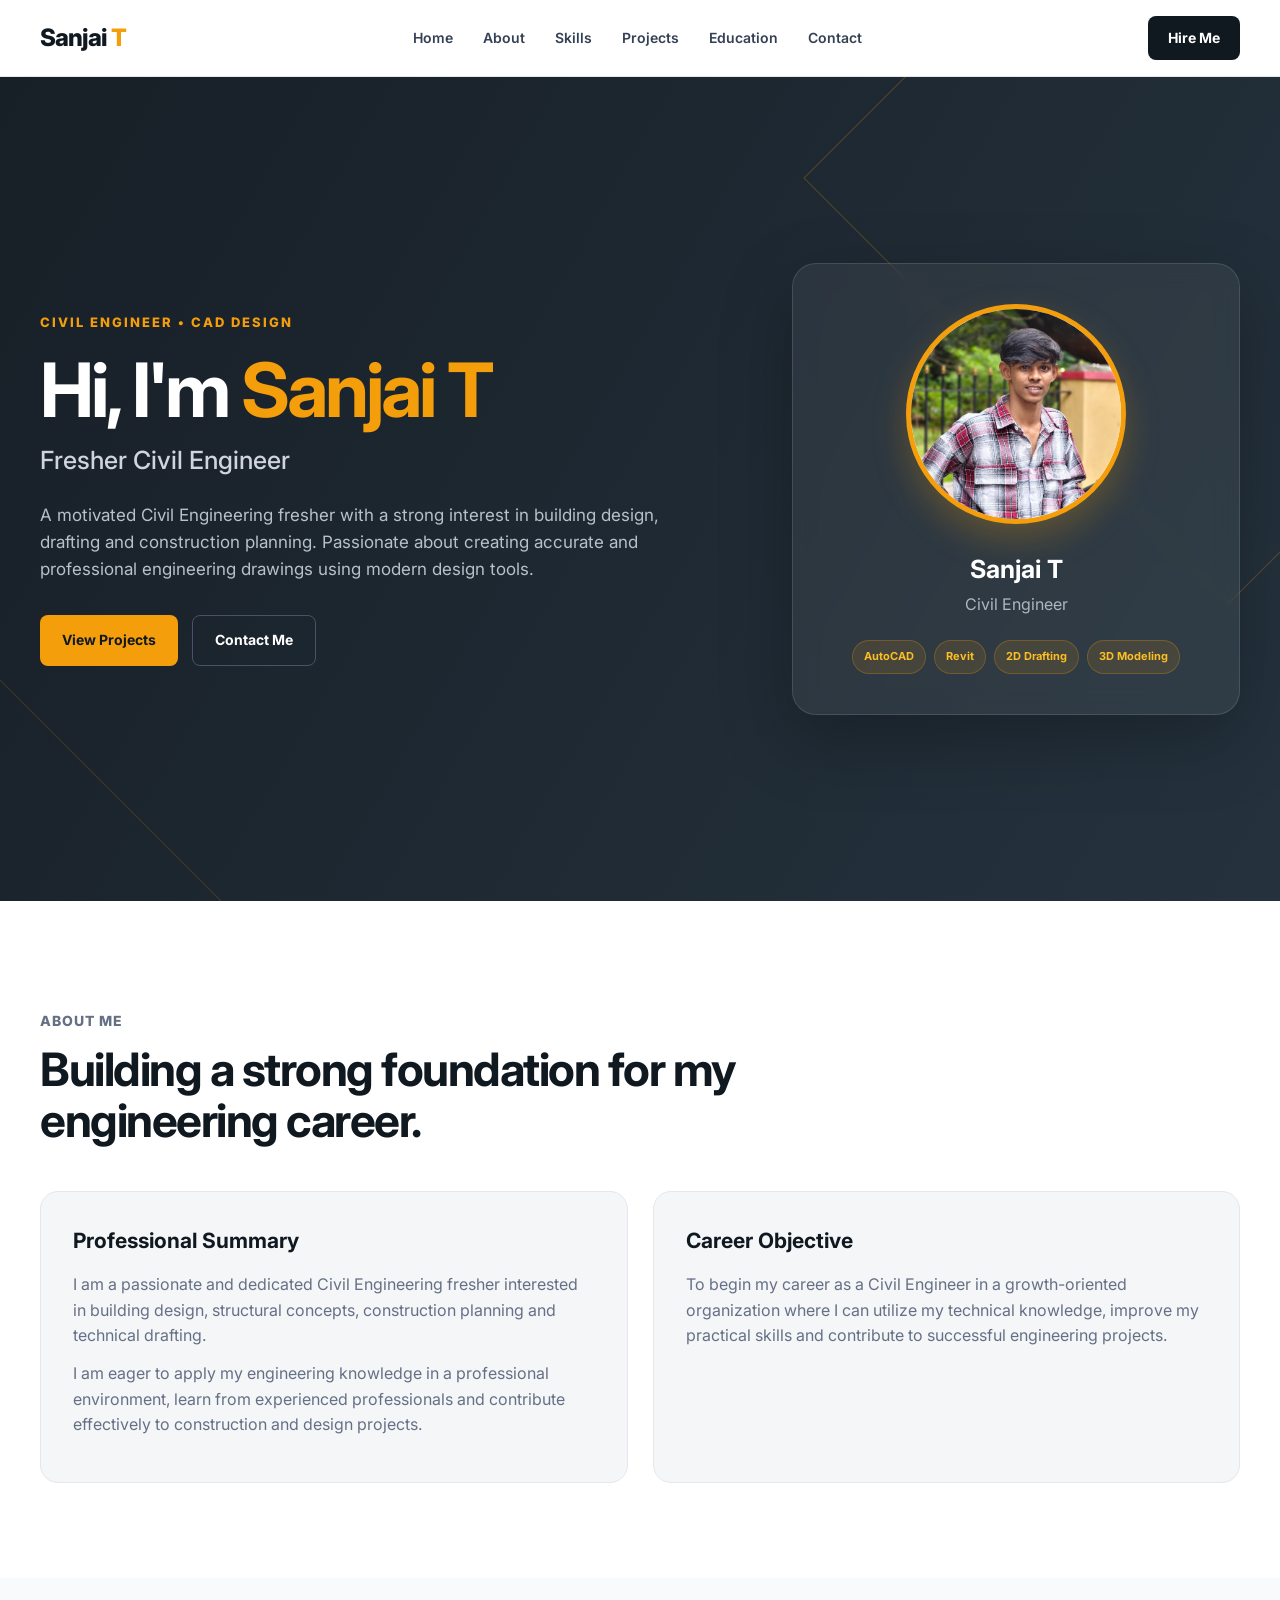
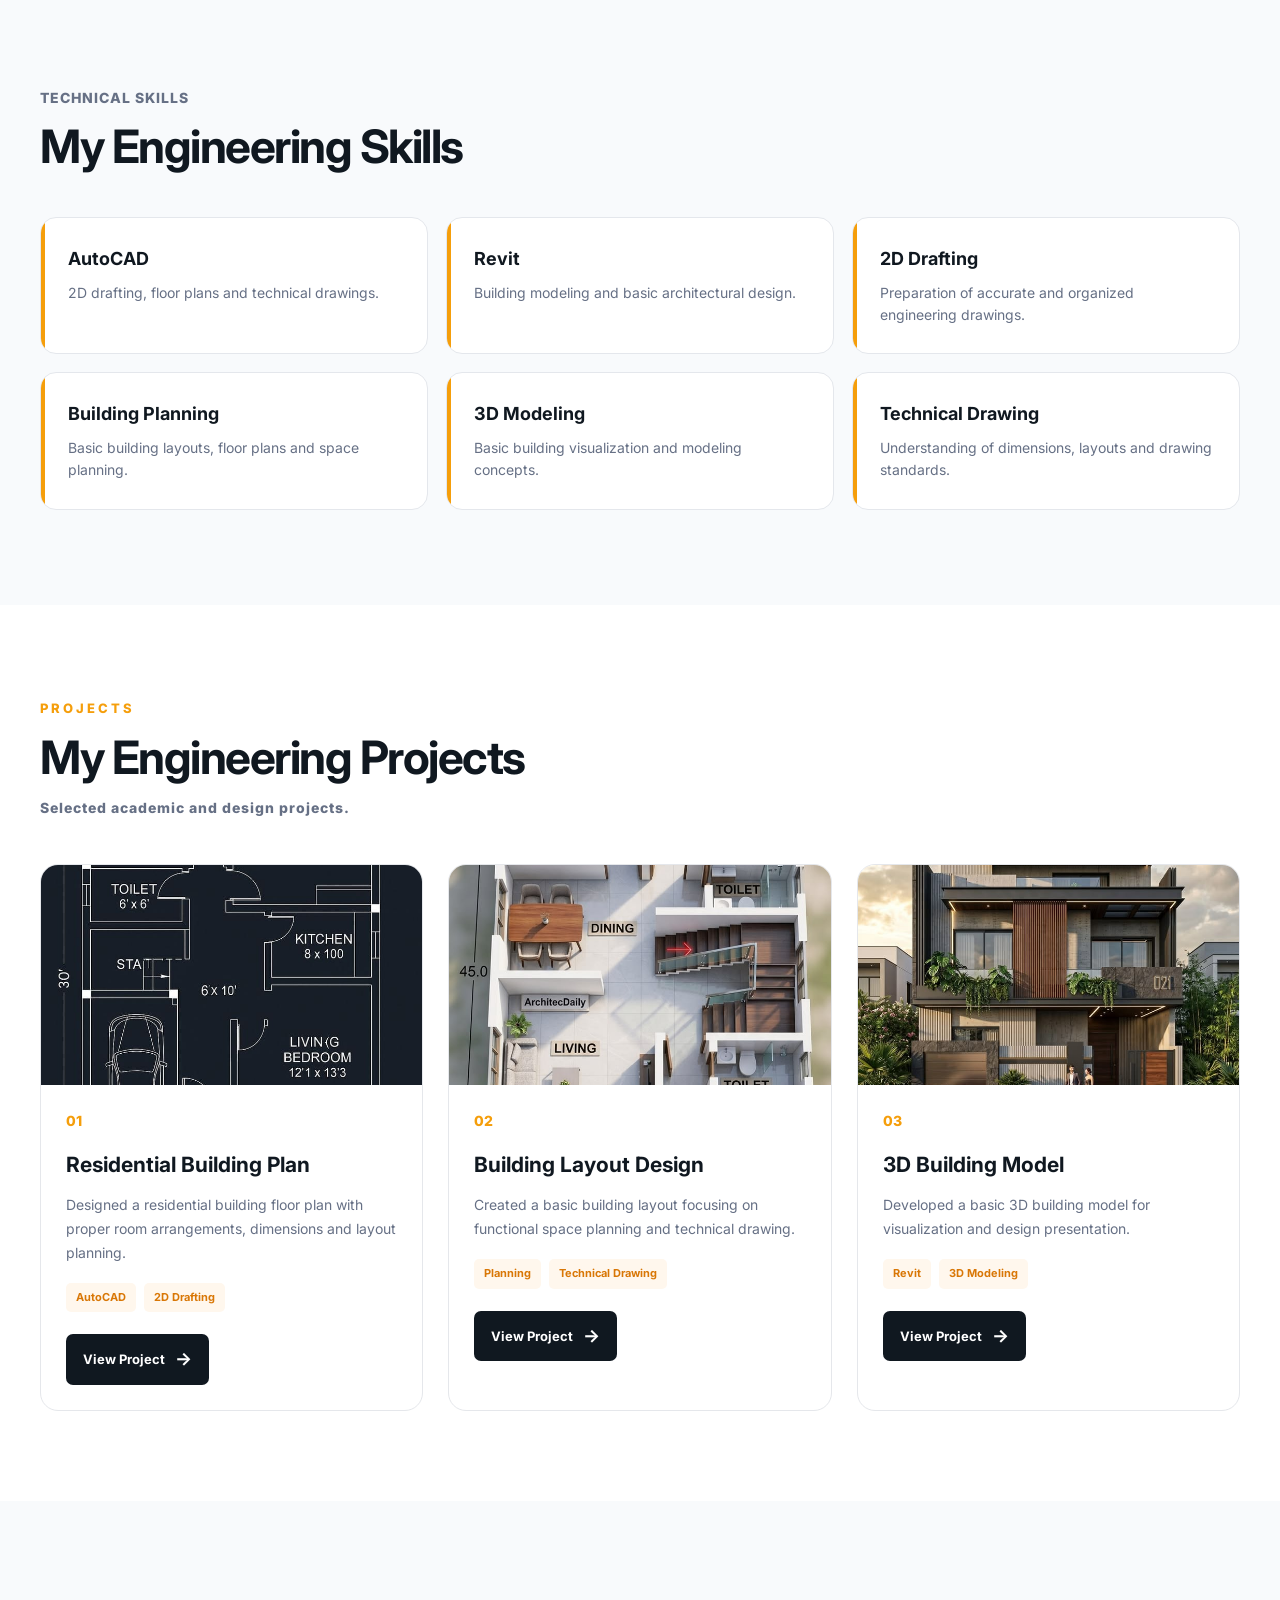
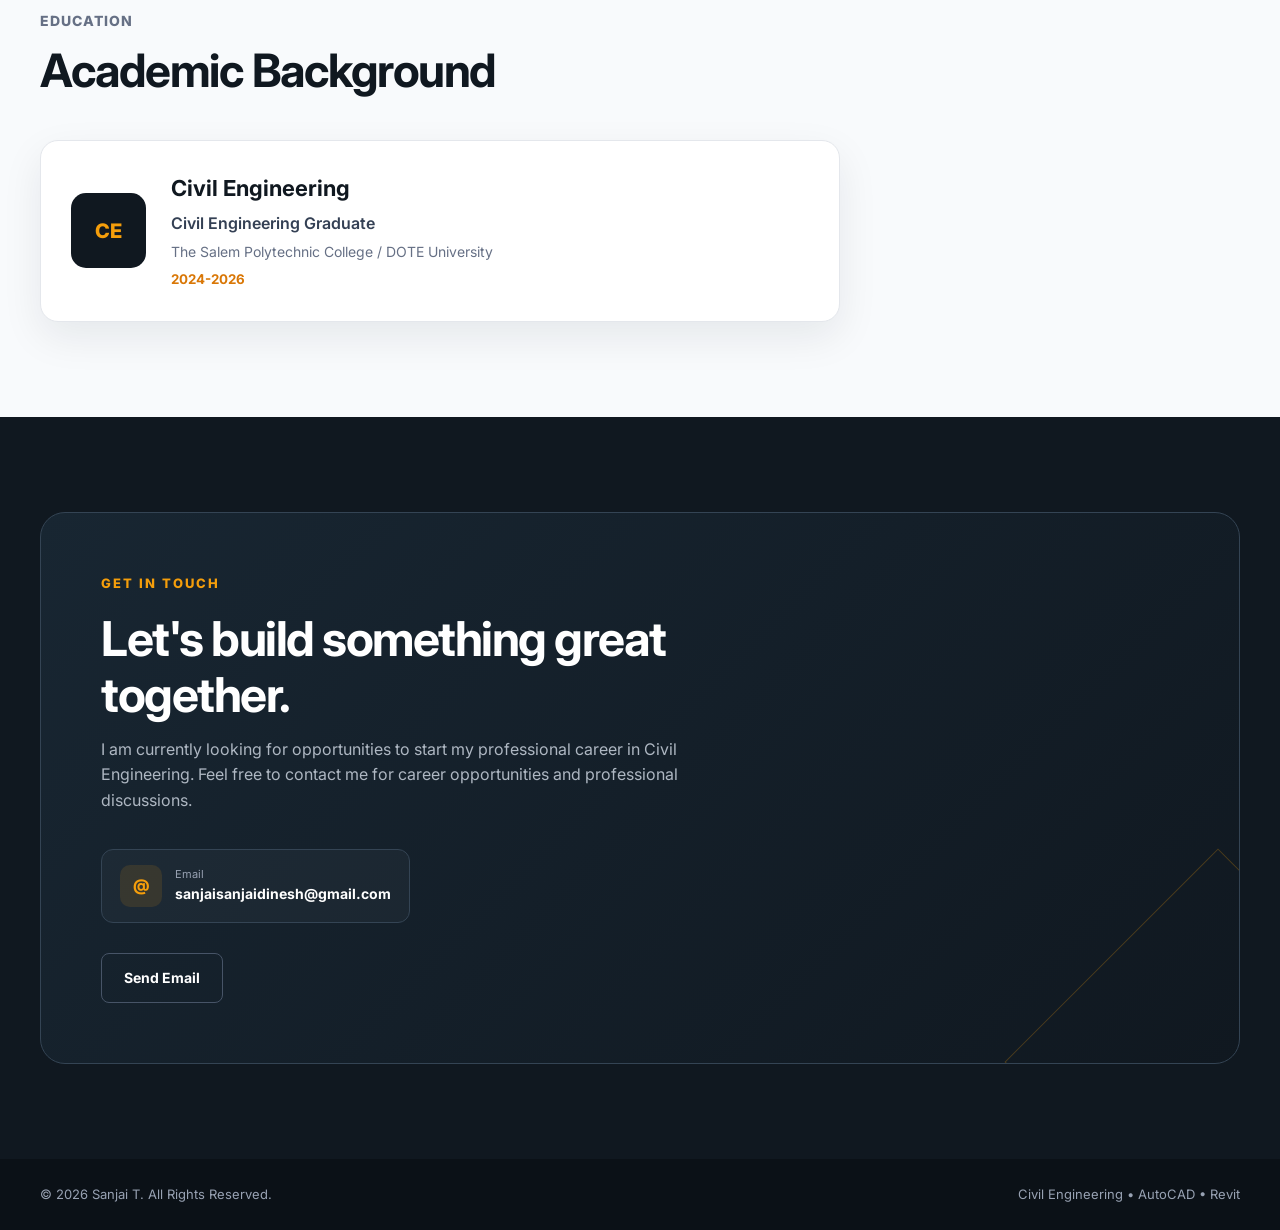
<file: index.html>
<!DOCTYPE html>
<html lang="en">

<head>
    <meta charset="UTF-8">
    <meta name="viewport" content="width=device-width, initial-scale=1.0">

    <title>Sanjai T | Civil Engineer Portfolio</title>

    <meta name="description"
        content="Sanjai T - Fresher Civil Engineer skilled in AutoCAD, Revit, 2D Drafting, Building Planning and 3D Modeling.">

    <link rel="stylesheet" href="style.css">
</head>

<body>

    <header class="header">
    <div class="container">

        <div class="logo">
            Sanjai <span>T</span>
        </div>

        <nav class="navigation" id="navigation">
            <a href="#home">Home</a>
            <a href="#about">About</a>
            <a href="#skills">Skills</a>
            <a href="#projects">Projects</a>
            <a href="#education">Education</a>
            <a href="#contact">Contact</a>
        </nav>

        <a href="#contact" class="hire-btn">
            Hire Me
        </a>

        <button class="menu-btn" id="menuBtn">
            <span></span>
            <span></span>
            <span></span>
        </button>

    </div>
</header>


    <main>

        <!-- Home Section -->

        <section class="home" id="home">

            <div class="container home-content">

                <div class="home-text">

                    <p class="small-title">
                        CIVIL ENGINEER • CAD DESIGN
                    </p>

                    <h1>
                        Hi, I'm <span>Sanjai T</span>
                    </h1>

                    <h2>
                        Fresher Civil Engineer
                    </h2>

                    <p class="home-description">
                        A motivated Civil Engineering fresher with a strong interest
                        in building design, drafting and construction planning.
                        Passionate about creating accurate and professional
                        engineering drawings using modern design tools.
                    </p>

                    <div class="home-buttons">

                        <a href="#projects" class="primary-btn">
                            View Projects
                        </a>

                        <a href="#contact" class="secondary-btn">
                            Contact Me
                        </a>

                    </div>

                </div>


               <div class="home-card">

            <div class="profile-circle">
            <img src="sanjai.jpg" alt="Sanjai T">
            </div>

            <h3>
                Sanjai T
            </h3>

            <p>
                Civil Engineer
            </p>

            <div class="skill-badges">
            <span>AutoCAD</span>
            <span>Revit</span>
            <span>2D Drafting</span>
            <span>3D Modeling</span>
            </div>

            </div>

        </section>


        <!-- About Section -->

        <section class="about" id="about">

            <div class="container">

                <div class="section-title">

                    <p>ABOUT ME</p>

                    <h2>
                        Building a strong foundation for my engineering career.
                    </h2>

                </div>


                <div class="about-content">

                    <div class="about-card">

                        <h3>
                            Professional Summary
                        </h3>

                        <p>
                            I am a passionate and dedicated Civil Engineering fresher
                            interested in building design, structural concepts,
                            construction planning and technical drafting.
                        </p>

                        <p>
                            I am eager to apply my engineering knowledge in a
                            professional environment, learn from experienced
                            professionals and contribute effectively to
                            construction and design projects.
                        </p>

                    </div>


                    <div class="about-card">

                        <h3>
                            Career Objective
                        </h3>

                        <p>
                            To begin my career as a Civil Engineer in a
                            growth-oriented organization where I can utilize my
                            technical knowledge, improve my practical skills and
                            contribute to successful engineering projects.
                        </p>

                    </div>

                </div>

            </div>

        </section>


        <!-- Skills Section -->

        <section class="skills" id="skills">

            <div class="container">

                <div class="section-title">

                    <p>TECHNICAL SKILLS</p>

                    <h2>
                        My Engineering Skills
                    </h2>

                </div>


                <div class="skills-grid">

                    <div class="skill-card">
                        <h3>AutoCAD</h3>
                        <p>
                            2D drafting, floor plans and technical drawings.
                        </p>
                    </div>


                    <div class="skill-card">
                        <h3>Revit</h3>
                        <p>
                            Building modeling and basic architectural design.
                        </p>
                    </div>


                    <div class="skill-card">
                        <h3>2D Drafting</h3>
                        <p>
                            Preparation of accurate and organized engineering drawings.
                        </p>
                    </div>


                    <div class="skill-card">
                        <h3>Building Planning</h3>
                        <p>
                            Basic building layouts, floor plans and space planning.
                        </p>
                    </div>


                    <div class="skill-card">
                        <h3>3D Modeling</h3>
                        <p>
                            Basic building visualization and modeling concepts.
                        </p>
                    </div>


                    <div class="skill-card">
                        <h3>Technical Drawing</h3>
                        <p>
                            Understanding of dimensions, layouts and drawing standards.
                        </p>
                    </div>

                </div>

            </div>

        </section>


        <!-- Projects Section -->

        <section class="projects" id="projects">

            <div class="container">

    
    <div class="section-title">
        <span>PROJECTS</span>
        <h2>My Engineering Projects</h2>
        <p>Selected academic and design projects.</p>
    </div>

    <div class="projects-grid">

        <div class="project-card">

            <div class="project-image">
                <img src="project1.jpg" alt="Residential Building Plan">
            </div>

            <div class="project-content">

                <div class="project-number">01</div>

                <h3>Residential Building Plan</h3>

                <p>
                    Designed a residential building floor plan
                    with proper room arrangements, dimensions
                    and layout planning.
                </p>

                <div class="project-tags">
                    <span>AutoCAD</span>
                    <span>2D Drafting</span>
                </div>

                <a href="project1.html" class="project-btn">
                    View Project
                  <span>→</span>
                </a>

            </div>

        </div>


        <div class="project-card">

            <div class="project-image">
                <img src="project2.jpg" alt="Building Layout Design">
            </div>

            <div class="project-content">

                <div class="project-number">02</div>

                <h3>Building Layout Design</h3>

                <p>
                    Created a basic building layout focusing
                    on functional space planning and
                    technical drawing.
                </p>

                <div class="project-tags">
                    <span>Planning</span>
                    <span>Technical Drawing</span>
                </div>

                <a href="project2.html" class="project-btn">
                    View Project
                    <span>→</span>
                </a>

            </div>

        </div>


        <div class="project-card">

            <div class="project-image">
                <img src="project3.jpg" alt="3D Building Model">
            </div>

            <div class="project-content">

                <div class="project-number">03</div>

                <h3>3D Building Model</h3>

                <p>
                    Developed a basic 3D building model
                    for visualization and design presentation.
                </p>

                <div class="project-tags">
                    <span>Revit</span>
                    <span>3D Modeling</span>
                </div>

                <a href="project3.html" class="project-btn">
                    View Project
                    <span>→</span> 
                </a>

            </div>

        </div>

    </div>

</section>

        <!-- Education Section -->

        <section class="education" id="education">

            <div class="container">

                <div class="section-title">

                    <p>EDUCATION</p>

                    <h2>
                        Academic Background
                    </h2>

                </div>


                <div class="education-card">

                    <div class="education-icon">
                        CE
                    </div>

                    <div>

                        <h3>
                            Civil Engineering
                        </h3>

                        <p>
                            Civil Engineering Graduate
                        </p>

                        <span>
                            The Salem Polytechnic College / DOTE University
                        </span>

                        <small>
                            2024-2026
                        </small>

                    </div>

                </div>

            </div>

        </section>


        <!-- Contact Section -->

        <section class="contact" id="contact">

            <div class="container">

                <div class="contact-box">

                    <div class="contact-text">

                        <p class="small-title">
                            GET IN TOUCH
                        </p>

                        <h2>
                            Let's build something great together.
                        </h2>

                        <p>
                            I am currently looking for opportunities to start
                            my professional career in Civil Engineering.
                            Feel free to contact me for career opportunities
                            and professional discussions.
                        </p>

                    </div>


                    <div class="contact-details">

                    
                        <a href="mailto:sanjaisanjaidinesh@gmail.com"
                            class="contact-item">

                            <span class="contact-icon">
                                @
                            </span>

                            <div>
                                <small>Email</small>
                                <strong>
                                    sanjaisanjaidinesh@gmail.com
                                </strong>
                            </div>

                        </a>

                    </div>


                    <div class="contact-buttons">

                        <a href="mailto:sanjaisanjaidinesh@gmail.com"
                            class="secondary-btn">
                            Send Email
                        </a>

                    </div>

                </div>

            </div>

        </section>

    </main>

    <footer class="footer">

        <div class="container">

            <p>
                © 2026 Sanjai T. All Rights Reserved.
            </p>

            <p>
                Civil Engineering • AutoCAD • Revit
            </p>

        </div>

    </footer>


    <script src="script.js"></script>

</body>

</html>
</file>
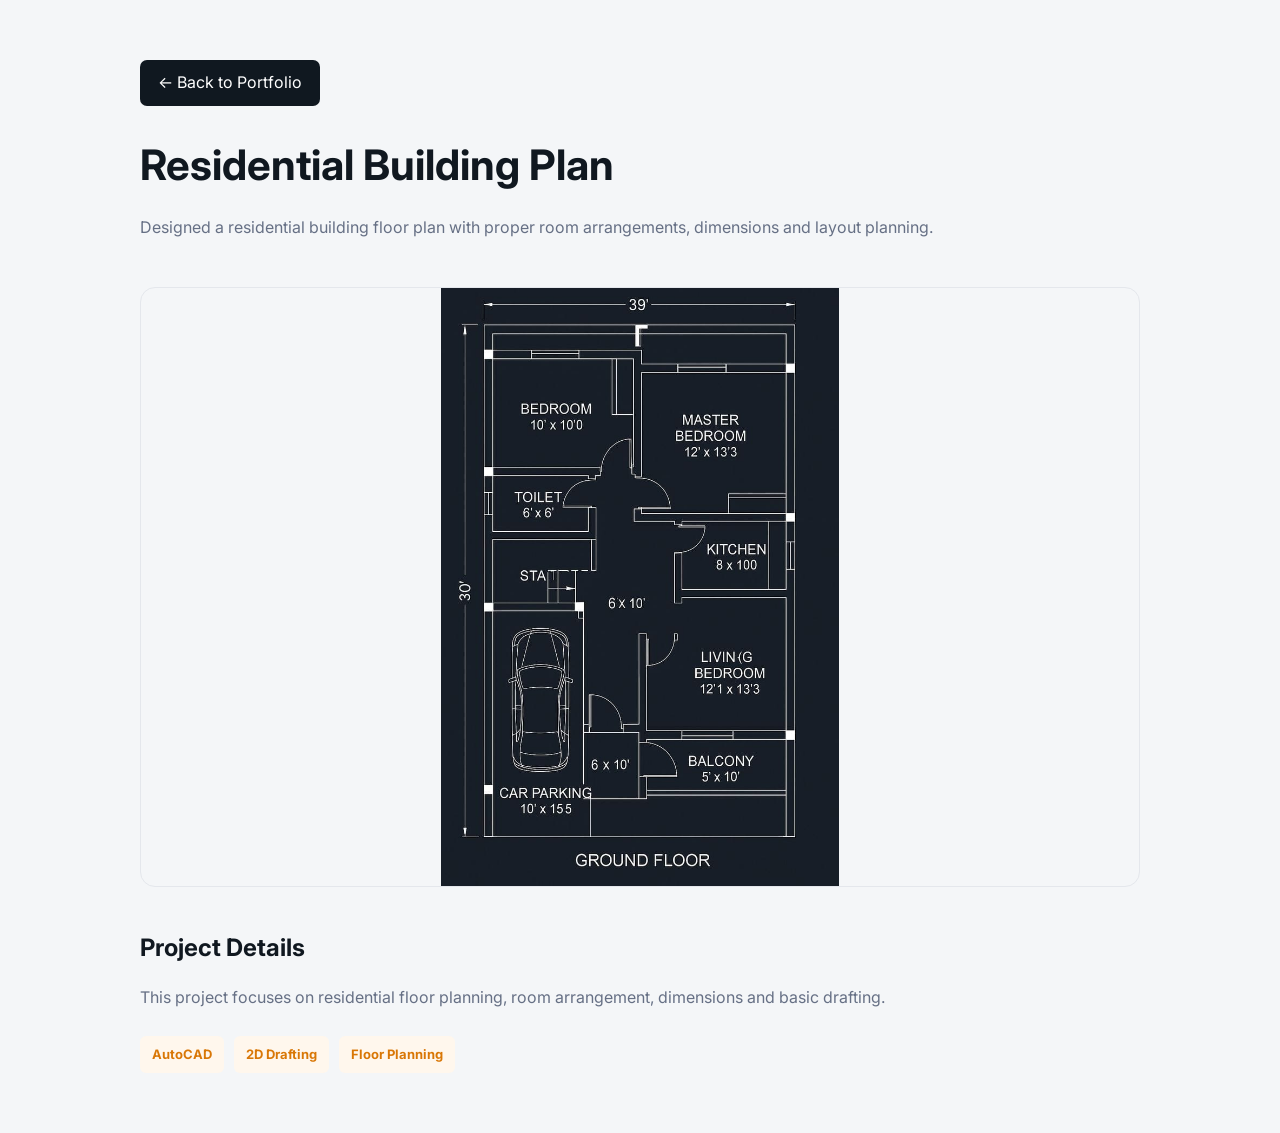
<file: project1.html>
<!DOCTYPE html>
<html lang="en">

<head>
    <meta charset="UTF-8">
    <meta name="viewport" content="width=device-width, initial-scale=1.0">

    <title>Residential Building Plan</title>

    <link rel="stylesheet" href="style.css">
</head>

<body>

    <div class="project-page">

        <a href="index.html" class="back-btn">
            ← Back to Portfolio
        </a>

        <h1>Residential Building Plan</h1>

        <p>
            Designed a residential building floor plan with
            proper room arrangements, dimensions and layout planning.
        </p>

        <img src="project1.jpg" alt="Residential Building Plan">

        <h2>Project Details</h2>

        <p>
            This project focuses on residential floor planning,
            room arrangement, dimensions and basic drafting.
        </p>

        <div class="project-tools">
            <span>AutoCAD</span>
            <span>2D Drafting</span>
            <span>Floor Planning</span>
        </div>

    </div>

</body>

</html>
</file>
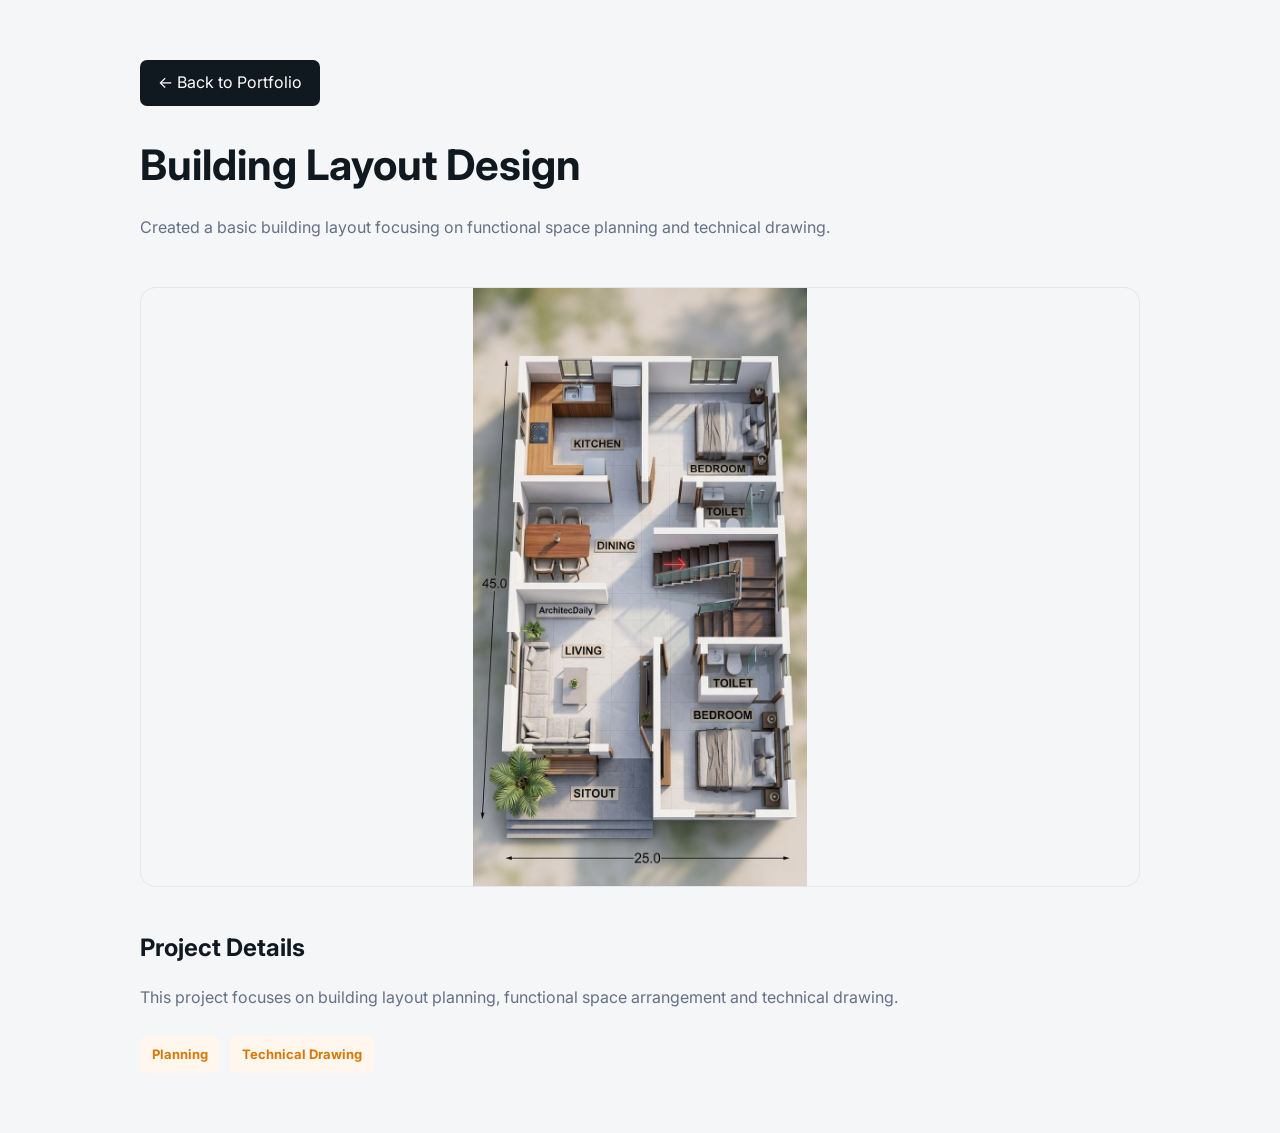
<file: project2.html>
<!DOCTYPE html>
<html lang="en">

<head>
    <meta charset="UTF-8">
    <meta name="viewport" content="width=device-width, initial-scale=1.0">

    <title>Building Layout Design</title>

    <link rel="stylesheet" href="style.css">
</head>

<body>

    <div class="project-page">

        <a href="index.html" class="back-btn">
            ← Back to Portfolio
        </a>

        <h1>Building Layout Design</h1>

        <p>
            Created a basic building layout focusing on
            functional space planning and technical drawing.
        </p>

        <img src="project2.jpg" alt="Building Layout Design">

        <h2>Project Details</h2>

        <p>
            This project focuses on building layout planning,
            functional space arrangement and technical drawing.
        </p>

        <div class="project-tools">
            <span>Planning</span>
            <span>Technical Drawing</span>
        </div>

    </div>

</body>

</html>
</file>
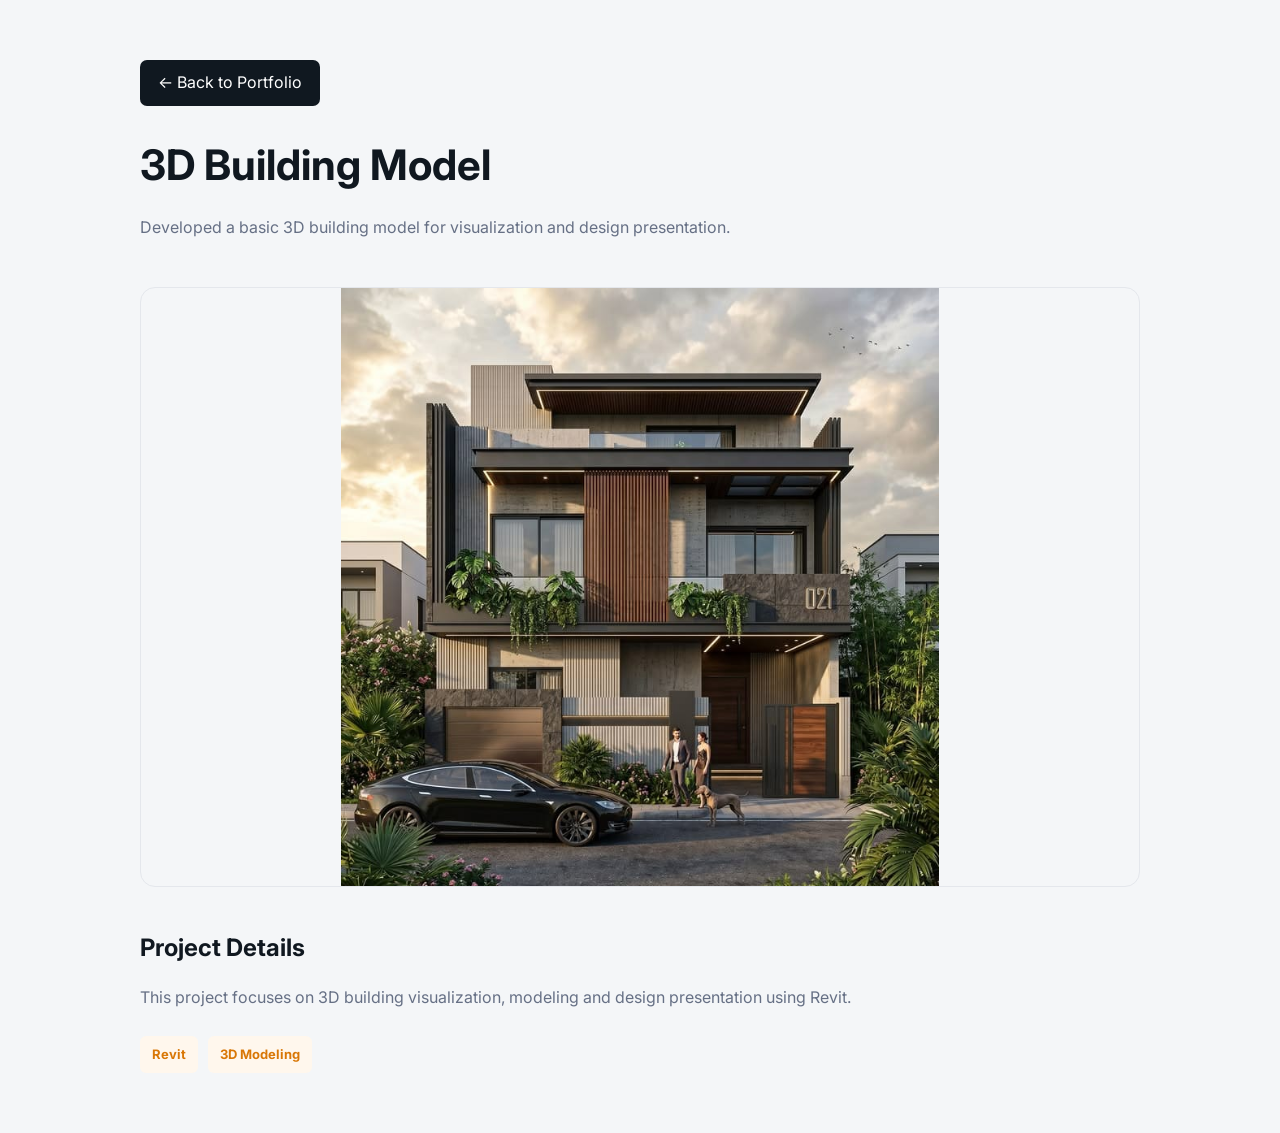
<file: project3.html>
<!DOCTYPE html>
<html lang="en">

<head>
    <meta charset="UTF-8">
    <meta name="viewport" content="width=device-width, initial-scale=1.0">

    <title>3D Building Model</title>

    <link rel="stylesheet" href="style.css">
</head>

<body>

    <div class="project-page">

        <a href="index.html" class="back-btn">
            ← Back to Portfolio
        </a>

        <h1>3D Building Model</h1>

        <p>
            Developed a basic 3D building model for
            visualization and design presentation.
        </p>

        <img src="project3.jpg" alt="3D Building Model">

        <h2>Project Details</h2>

        <p>
            This project focuses on 3D building visualization,
            modeling and design presentation using Revit.
        </p>

        <div class="project-tools">
            <span>Revit</span>
            <span>3D Modeling</span>
        </div>

    </div>

</body>

</html>
</file>
<file: style.css>
@import url('https://fonts.googleapis.com/css2?family=Inter:wght@400;500;600;700;800&display=swap');

* {
    margin: 0;
    padding: 0;
    box-sizing: border-box;
    scroll-behavior: smooth;
}

:root {
    --navy: #101820;
    --navy-light: #182632;
    --orange: #f59e0b;
    --orange-dark: #d97706;
    --white: #ffffff;
    --light: #f4f6f8;
    --grey: #667085;
    --dark-grey: #344054;   
    --border: #e4e7ec;
    --shadow: 0 15px 40px rgba(16, 24, 32, 0.08);
}

body {
    font-family: 'Inter', sans-serif;
    background: var(--light);
    color: var(--navy);
    line-height: 1.6;
}

a {
    text-decoration: none;
    color: inherit;
}

.container {
    width: min(1180px, 92%);
    margin: auto;
}

.header {
    position: sticky;
    top: 0;
    z-index: 1000;
    background: rgba(255, 255, 255, 0.95);
    backdrop-filter: blur(15px);
    border-bottom: 1px solid var(--border);
}

.header .container {
    height: 76px;
    display: flex;
    align-items: center;
    justify-content: space-between;
}

.header {
    transition: all 0.3s ease;
}

.header.header-scroll {
    box-shadow: 0 8px 25px rgba(16, 24, 32, 0.12);
}

.logo {
    font-size: 24px;
    font-weight: 800;
    letter-spacing: -1px;
    color: var(--navy);
}

.logo span {
    color: var(--orange);
}

.navigation {
    display: flex;
    align-items: center;
    gap: 30px;
}

.navigation a {
    position: relative;
    font-size: 14px;
    font-weight: 600;
    color: var(--dark-grey);
    transition: 0.3s;
}

.navigation a::after {
    content: "";
    position: absolute;
    left: 0;
    bottom: -8px;
    width: 0;
    height: 2px;
    background: var(--orange);
    transition: 0.3s;
}

.navigation a:hover {
    color: var(--orange-dark);
}

.navigation a:hover::after {
    width: 100%;
}

.hire-btn {
    background: var(--navy);
    color: var(--white);
    padding: 11px 20px;
    border-radius: 8px;
    font-size: 14px;
    font-weight: 700;
    transition: 0.3s;
}

.hire-btn:hover {
    background: var(--orange);
    color: var(--navy);
}

.home {
    min-height: calc(100vh - 76px);
    display: flex;
    align-items: center;
    background: linear-gradient(120deg, rgba(16, 24, 32, 0.97), rgba(24, 38, 50, 0.94));
    color: var(--white);
    position: relative;
    overflow: hidden;
}

.home::before {
    content: "";
    position: absolute;
    width: 600px;
    height: 600px;
    right: -250px;
    top: -200px;
    border: 1px solid rgba(245, 158, 11, 0.25);
    transform: rotate(45deg);
}

.home::after {
    content: "";
    position: absolute;
    width: 450px;
    height: 450px;
    left: -300px;
    bottom: -250px;
    border: 1px solid rgba(245, 158, 11, 0.18);
    transform: rotate(45deg);
}

.home-content {
    display: grid;
    grid-template-columns: 1.2fr 0.8fr;
    align-items: center;
    gap: 80px;
    position: relative;
    z-index: 2;
    padding: 80px 0;
}

.small-title {
    color: var(--orange);
    font-size: 13px;
    font-weight: 800;
    letter-spacing: 2px;
    margin-bottom: 18px;
}

.home-text h1 {
    font-size: clamp(45px, 6vw, 75px);
    line-height: 1.05;
    letter-spacing: -3px;
    margin-bottom: 10px;
}

.home-text h1 span {
    color: var(--orange);
}

.home-text h2 {
    font-size: 25px;
    font-weight: 500;
    color: #d0d5dd;
    margin-bottom: 22px;
}

.home-description {
    max-width: 650px;
    color: #b8c0c8;
    font-size: 17px;
}

.home-buttons {
    display: flex;
    gap: 14px;
    margin-top: 32px;
    flex-wrap: wrap;
}

.primary-btn,
.secondary-btn {
    display: inline-flex;
    align-items: center;
    justify-content: center;
    padding: 13px 22px;
    border-radius: 8px;
    font-size: 14px;
    font-weight: 700;
    transition: 0.3s;
}

.primary-btn {
    background: var(--orange);
    color: var(--navy);
}

.primary-btn:hover {
    background: var(--orange-dark);
    color: var(--white);
    transform: translateY(-2px);
}

.secondary-btn {
    border: 1px solid #475467;
    color: var(--white);
}

.secondary-btn:hover {
    border-color: var(--orange);
    color: var(--orange);
}

.home-card {
    background: rgba(255, 255, 255, 0.06);
    border: 1px solid rgba(255, 255, 255, 0.12);
    border-radius: 24px;
    padding: 40px 30px;
    text-align: center;
    backdrop-filter: blur(12px);
    box-shadow: 0 25px 70px rgba(0, 0, 0, 0.25);
}

.profile-circle {
    width: 220px;
    height: 220px;
    margin: 0 auto 25px;
    border-radius: 50%;
    overflow: hidden;
    border: 5px solid var(--orange);
    box-shadow: 0 15px 35px rgba(245, 158, 11, 0.25);
    background: #ffffff;
}

.profile-circle img {
    width: 100%;
    height: 100%;
    object-fit: cover;
    object-position: center 30%;
    display: block;
}

.home-card h3 {
    font-size: 25px;
    margin-bottom: 3px;
}

.home-card > p {
    color: #aeb7c2;
    margin-bottom: 22px;
}

.skill-badges {
    display: flex;
    justify-content: center;
    flex-wrap: wrap;
    gap: 8px;
}

.skill-badges span {
    background: rgba(245, 158, 11, 0.12);
    border: 1px solid rgba(245, 158, 11, 0.25);
    color: #fbbf24;
    padding: 7px 11px;
    border-radius: 50px;
    font-size: 11px;
    font-weight: 700;
}

.about,
.skills,
.projects,
.education,
.contact {
    padding: 95px 0;
}

.section-title {
    max-width: 720px;
    margin-bottom: 45px;
}

.section-title > p {
    color: var(--orange-dark);
    font-size: 12px;
    font-weight: 800;
    letter-spacing: 2px;
    margin-bottom: 8px;
}

.section-title h2 {
    font-size: clamp(32px, 4vw, 45px);
    line-height: 1.15;
    letter-spacing: -1.5px;
    margin-bottom: 12px;
}

.section-description {
    color: var(--grey);
}

.about {
    background: var(--white);
}

.about-content {
    display: grid;
    grid-template-columns: 1fr 1fr;
    gap: 25px;
}

.about-card {
    background: var(--light);
    border: 1px solid var(--border);
    border-radius: 18px;
    padding: 32px;
    transition: 0.3s;
}

.about-card:hover {
    transform: translateY(-5px);
    box-shadow: var(--shadow);
}

.about-card h3 {
    font-size: 21px;
    margin-bottom: 15px;
}

.about-card p {
    color: var(--grey);
    margin-bottom: 12px;
}

.skills {
    background: #f8fafc;
}

.skills-grid {
    display: grid;
    grid-template-columns: repeat(3, 1fr);
    gap: 18px;
}

.skill-card {
    background: var(--white);
    border: 1px solid var(--border);
    border-radius: 16px;
    padding: 27px;
    position: relative;
    overflow: hidden;
    transition: 0.3s;
}

.skill-card::before {
    content: "";
    position: absolute;
    left: 0;
    top: 0;
    width: 4px;
    height: 100%;
    background: var(--orange);
}

.skill-card:hover {
    transform: translateY(-6px);
    box-shadow: var(--shadow);
}

.skill-card h3 {
    margin-bottom: 8px;
    font-size: 18px;
}

.skill-card p {
    color: var(--grey);
    font-size: 14px;
}

.projects {
    padding: 90px 0;
    background: #ffffff;
}

.container {
    width: 1200px;
    max-width: calc(100% - 40px);
    margin-left: auto;
    margin-right: auto;
}


.section-title {
    margin-bottom: 45px;
}

.section-title span {
    color: var(--orange);
    font-size: 13px;
    font-weight: 800;
    letter-spacing: 3px;
}

.section-title h2 {
    margin-top: 12px;
    color: var(--navy);
    font-size: 46px;
    line-height: 1.1;
}

.section-title p {
    margin-top: 14px;
    color: var(--grey);
    font-size: 14px;
    letter-spacing: 1px;
}

.projects-grid {
    display: grid;
    grid-template-columns: repeat(3, 1fr);
    gap: 25px;
}

.project-card {
    background: #ffffff;
    border: 1px solid #e5e7eb;
    border-radius: 18px;
    overflow: hidden;
    transition: all 0.35s ease;
}

.project-card:hover {
    transform: translateY(-8px);
    box-shadow: 0 20px 40px rgba(16, 24, 32, 0.12);
}

.project-image {
    width: 100%;
    height: 220px;
    overflow: hidden;
    background: #f1f5f9;
}

.project-image img {
    width: 100%;
    height: 100%;
    display: block;
    object-fit: cover;
    transition: transform 0.5s ease;
}

.project-card:hover .project-image img {
    transform: scale(1.08);
}

.project-content {
    padding: 25px;
}

.project-number {
    color: var(--orange);
    font-size: 14px;
    font-weight: 800;
    margin-bottom: 15px;
}

.project-content h3 {
    color: var(--navy);
    font-size: 21px;
    margin-bottom: 12px;
}

.project-content p {
    color: var(--grey);
    font-size: 14px;
    line-height: 1.7;
    margin-bottom: 18px;
}

.project-tags {
    display: flex;
    flex-wrap: wrap;
    gap: 8px;
    margin-bottom: 22px;
}

.project-tags span {
    padding: 6px 10px;
    background: #fff7ed;
    color: var(--orange-dark);
    border-radius: 5px;
    font-size: 11px;
    font-weight: 700;
}

.project-btn {
    display: inline-flex;
    align-items: center;
    gap: 10px;
    padding: 11px 17px;
    background: var(--navy);
    color: #ffffff;
    border-radius: 7px;
    font-size: 13px;
    font-weight: 700;
    transition: all 0.3s ease;
}

.project-btn span {
    font-size: 18px;
    transition: transform 0.3s ease;
}

.project-btn:hover {
    background: var(--orange);
    color: var(--navy);
}

.project-btn:hover span {
    transform: translateX(5px);
}

.project-page {
    width: 1000px;
    max-width: calc(100% - 40px);
    margin: 60px auto;
}

.project-page h1 {
    color: var(--navy);
    font-size: 42px;
    margin: 25px 0 15px;
}

.project-page p {
    color: var(--grey);
    line-height: 1.8;
    margin-bottom: 25px;
}

.project-page img {
    width: 100%;
    max-height: 600px;
    object-fit: contain;
    border-radius: 15px;
    border: 1px solid var(--border);
    margin: 20px 0 35px;
}

.project-page h2 {
    color: var(--navy);
    margin-bottom: 15px;
}

.back-btn {
    display: inline-block;
    padding: 10px 18px;
    background: var(--navy);
    color: white;
    border-radius: 7px;
}

.project-tools {
    display: flex;
    gap: 10px;
    flex-wrap: wrap;
}

.project-tools span {
    padding: 8px 12px;
    background: #fff7ed;
    color: var(--orange-dark);
    border-radius: 6px;
    font-size: 13px;
    font-weight: 700;
}

.project2-page {
    width: 1000px;
    max-width: calc(100% - 40px);
    margin: 60px auto;
}

.project2-page h1 {
    color: var(--navy);
    font-size: 42px;
    margin: 25px 0 15px;
}

.project2-page p {
    color: var(--grey);
    line-height: 1.8;
    margin-bottom: 25px;
}

.project2-page img {
    width: 100%;
    max-height: 600px;
    object-fit: contain;
    border-radius: 15px;
    border: 1px solid var(--border);
    margin: 20px 0 35px;
}

.project2-page h2 {
    color: var(--navy);
    margin-bottom: 15px;
}

.project2-tools {
    display: flex;
    gap: 10px;
    flex-wrap: wrap;
}

.project2-tools span {
    padding: 8px 12px;
    background: #fff7ed;
    color: var(--orange-dark);
    border-radius: 6px;
    font-size: 13px;
    font-weight: 700;
}

.project3-page {
    width: 1000px;
    max-width: calc(100% - 40px);
    margin: 60px auto;
}

.project3-page h1 {
    color: var(--navy);
    font-size: 42px;
    margin: 25px 0 15px;
}

.project3-page p {
    color: var(--grey);
    line-height: 1.8;
    margin-bottom: 25px;
}

.project3-page img {
    width: 100%;
    max-height: 600px;
    object-fit: contain;
    border-radius: 15px;
    border: 1px solid var(--border);
    margin: 20px 0 35px;
}

.project3-page h2 {
    color: var(--navy);
    margin-bottom: 15px;
}

.project3-tools {
    display: flex;
    gap: 10px;
    flex-wrap: wrap;
}

.project3-tools span {
    padding: 8px 12px;
    background: #fff7ed;
    color: var(--orange-dark);
    border-radius: 6px;
    font-size: 13px;
    font-weight: 700;
}

.education {
    background: #f8fafc;
}

.education-card {
    max-width: 800px;
    display: flex;
    align-items: center;
    gap: 25px;
    background: var(--white);
    border: 1px solid var(--border);
    border-radius: 18px;
    padding: 30px;
    box-shadow: var(--shadow);
}

.education-icon {
    min-width: 75px;
    height: 75px;
    border-radius: 15px;
    display: grid;
    place-items: center;
    background: var(--navy);
    color: var(--orange);
    font-size: 20px;
    font-weight: 800;
}

.education-card h3 {
    font-size: 22px;
    margin-bottom: 5px;
}

.education-card p {
    color: var(--dark-grey);
    font-weight: 600;
}

.education-card span {
    display: block;
    color: var(--grey);
    font-size: 14px;
    margin-top: 4px;
}

.education-card small {
    display: block;
    color: var(--orange-dark);
    font-weight: 700;
    margin-top: 6px;
}

.contact {
    background: var(--navy);
}

.contact-box {
    background: linear-gradient(135deg, #182632, #101820);
    border: 1px solid #344454;
    border-radius: 25px;
    padding: 60px;
    color: var(--white);
    position: relative;
    overflow: hidden;
}

.contact-box::after {
    content: "";
    position: absolute;
    width: 300px;
    height: 300px;
    right: -130px;
    bottom: -150px;
    border: 1px solid rgba(245, 158, 11, 0.25);
    transform: rotate(45deg);
}

.contact-text {
    max-width: 700px;
    position: relative;
    z-index: 2;
}

.contact-text h2 {
    font-size: clamp(32px, 5vw, 48px);
    line-height: 1.15;
    letter-spacing: -1.5px;
    margin-bottom: 15px;
}

.contact-text > p:last-child {
    color: #aeb7c2;
    max-width: 650px;
}

.contact-details {
    display: flex;
    gap: 20px;
    margin-top: 35px;
    flex-wrap: wrap;
    position: relative;
    z-index: 2;
}

.contact-item {
    display: flex;
    align-items: center;
    gap: 13px;
    min-width: 280px;
    padding: 15px 18px;
    border: 1px solid #344454;
    border-radius: 12px;
    background: rgba(255, 255, 255, 0.03);
    transition: 0.3s;
}

.contact-item:hover {
    border-color: var(--orange);
    transform: translateY(-3px);
}

.contact-icon {
    width: 42px;
    height: 42px;
    display: grid;
    place-items: center;
    border-radius: 10px;
    background: rgba(245, 158, 11, 0.12);
    color: var(--orange);
    font-weight: 800;
}

.contact-item small {
    display: block;
    color: #98a2b3;
    font-size: 11px;
}

.contact-item strong {
    display: block;
    color: var(--white);
    font-size: 14px;
}

.contact-buttons {
    display: flex;
    gap: 12px;
    margin-top: 30px;
    position: relative;
    z-index: 2;
}

.footer {
    background: #0b1117;
    color: #98a2b3;
    padding: 25px 0;
}

.footer .container {
    display: flex;
    align-items: center;
    justify-content: space-between;
    gap: 15px;
    flex-wrap: wrap;
}

.footer p {
    font-size: 13px;
}


@media (max-width: 950px) {

    .navigation {
        gap: 18px;
    }

    .home-content {
        grid-template-columns: 1fr;
        gap: 50px;
    }

    .home-card {
        max-width: 450px;
        width: 100%;
        margin: auto;
    }

    .skills-grid {
        grid-template-columns: repeat(2, 1fr);
    }

    .projects-grid {
        grid-template-columns: 1fr 1fr;
    }

}

@media (max-width: 700px) {

    .header .container {
        height: 68px;
    }

    .navigation {
        position: absolute;
        top: 68px;
        left: 0;
        width: 100%;
        display: none;
        flex-direction: column;
        align-items: center;
        gap: 0;
        padding: 15px 0;
        background: #ffffff;
        border-top: 1px solid var(--border);
        border-bottom: 1px solid var(--border);
        box-shadow: 0 12px 25px rgba(16, 24, 32, 0.08);
    }

    .navigation.active {
        display: flex;
    }

    .navigation a {
        width: 100%;
        text-align: center;
        padding: 13px 0;
        font-size: 14px;
    }

    .navigation a::after {
        display: none;
    }

    .navigation a:hover {
        background: #f8fafc;
        color: var(--orange-dark);
    }

    .hire-btn {
        display: none;
    }

    .menu-btn {
        display: flex;
        width: 42px;
        height: 42px;
        align-items: center;
        justify-content: center;
        flex-direction: column;
        gap: 5px;
        border: 1px solid var(--border);
        border-radius: 8px;
        background: #ffffff;
        cursor: pointer;
    }

    .menu-btn span {
        width: 20px;
        height: 2px;
        background: var(--navy);
        transition: 0.3s;
    }

    .menu-btn.active span:nth-child(1) {
        transform: translateY(7px) rotate(45deg);
    }

    .menu-btn.active span:nth-child(2) {
        opacity: 0;
    }

    .menu-btn.active span:nth-child(3) {
        transform: translateY(-7px) rotate(-45deg);
    }

    .home {
        min-height: auto;
    }

    .home-content {
        padding: 70px 0;
    }

    .home-text h1 {
        font-size: 48px;
        letter-spacing: -2px;
    }

    .home-text h2 {
        font-size: 21px;
    }

    .home-description {
        font-size: 15px;
    }

    .about,
    .skills,
    .projects,
    .education,
    .contact {
        padding: 70px 0;
    }

    .about-content {
        grid-template-columns: 1fr;
    }

    .skills-grid {
        grid-template-columns: 1fr;
    }

    .projects-grid {
        grid-template-columns: 1fr;
    }

    .project-card {
        min-height: 280px;
    }

    .education-card {
        align-items: flex-start;
        flex-direction: column;
    }

    .contact-box {
        padding: 35px 24px;
    }

    .contact-item {
        min-width: 100%;
    }

    .footer .container {
        flex-direction: column;
        text-align: center;
    }
}

@media (min-width: 701px) {

    .menu-btn {
        display: none;
    }
}

@media (max-width: 900px) {

    .projects-grid {
        grid-template-columns: repeat(2, 1fr);
    }

}

@media (max-width: 600px) {

    .projects {
        padding: 60px 0;
    }

    .section-title h2 {
        font-size: 34px;
    }

    .projects-grid {
        grid-template-columns: 1fr;
    }

    .project-image {
        height: 200px;
    }

}

@media (max-width: 700px) {

    .section-title,
    .projects-grid {
        width: 100%;
        max-width: calc(100% - 30px);
    }

    .projects-grid {
        grid-template-columns: 1fr;
    }

}

.reveal {
    opacity: 0;
    transform: translateY(50px);
    transition: opacity 0.8s ease, transform 0.8s ease;
}

.reveal.show {
    opacity: 1;
    transform: translateY(0);
}

.primary-btn,
.secondary-btn,
.hire-btn {
    transition: all 0.3s ease;
}

.primary-btn:hover,
.secondary-btn:hover,
.hire-btn:hover {
    transform: translateY(-4px);
}

.button-click {
    transform: scale(0.92) !important;
}
</file>
